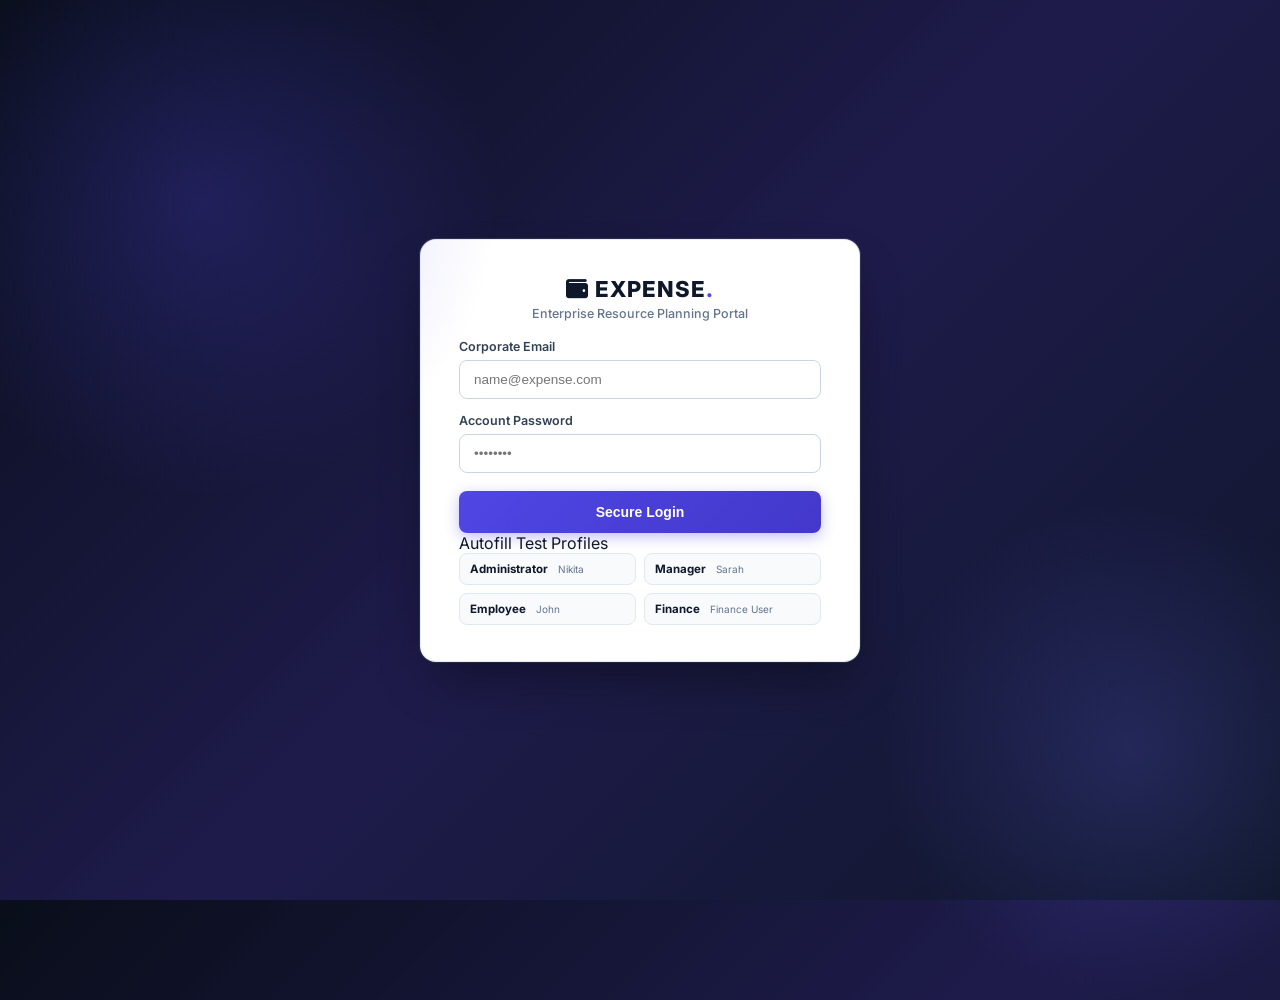
<file: index.html>
<!DOCTYPE html>
<html lang="en">
<head>
  <meta charset="UTF-8">
  <meta name="viewport" content="width=device-width, initial-scale=1.0">
  <title>EXPENSE. ERP Login</title>
  
  <!-- FontAwesome Icons -->
  <link rel="stylesheet" href="https://cdnjs.cloudflare.com/ajax/libs/font-awesome/6.4.0/css/all.min.css">
  <!-- CSS Stylesheet -->
  <link rel="stylesheet" href="index.css">
</head>
<body class="login-body">

  <div class="login-card">
    <div class="login-header">
      <div class="login-logo"><i class="fa-solid fa-wallet"></i> EXPENSE<span>.</span></div>
      <p class="login-subtitle">Enterprise Resource Planning Portal</p>
    </div>

    <!-- Error Toast -->
    <div class="login-error" id="login-error-box">
      Invalid email address or security password.
    </div>

    <!-- Login Form -->
    <form class="login-form" id="login-form">
      <div class="form-group">
        <label class="form-label">Corporate Email</label>
        <input type="email" class="form-control" id="login-email" placeholder="name@expense.com" required>
      </div>

      <div class="form-group">
        <label class="form-label">Account Password</label>
        <input type="password" class="form-control" id="login-password" placeholder="••••••••" required>
      </div>

      <button type="submit" class="login-btn">Secure Login</button>
    </form>

    <!-- Credential Shortcuts -->
    <div class="cheat-sheet-title">Autofill Test Profiles</div>
    <div class="cheat-sheet-grid">
      <div class="cheat-badge" onclick="autofill('nikita@expense.com', 'admin123')">
        <span class="cheat-role">Administrator</span>
        <span class="cheat-email">Nikita</span>
      </div>
      <div class="cheat-badge" onclick="autofill('sarah@expense.com', 'manager123')">
        <span class="cheat-role">Manager</span>
        <span class="cheat-email">Sarah</span>
      </div>
      <div class="cheat-badge" onclick="autofill('john@expense.com', 'employee123')">
        <span class="cheat-role">Employee</span>
        <span class="cheat-email">John</span>
      </div>
      <div class="cheat-badge" onclick="autofill('finance@expense.com', 'finance123')">
        <span class="cheat-role">Finance</span>
        <span class="cheat-email">Finance User</span>
      </div>
    </div>
  </div>

  <script src="database.js"></script>
  <script src="login.js"></script>
</body>
</html>
</file>
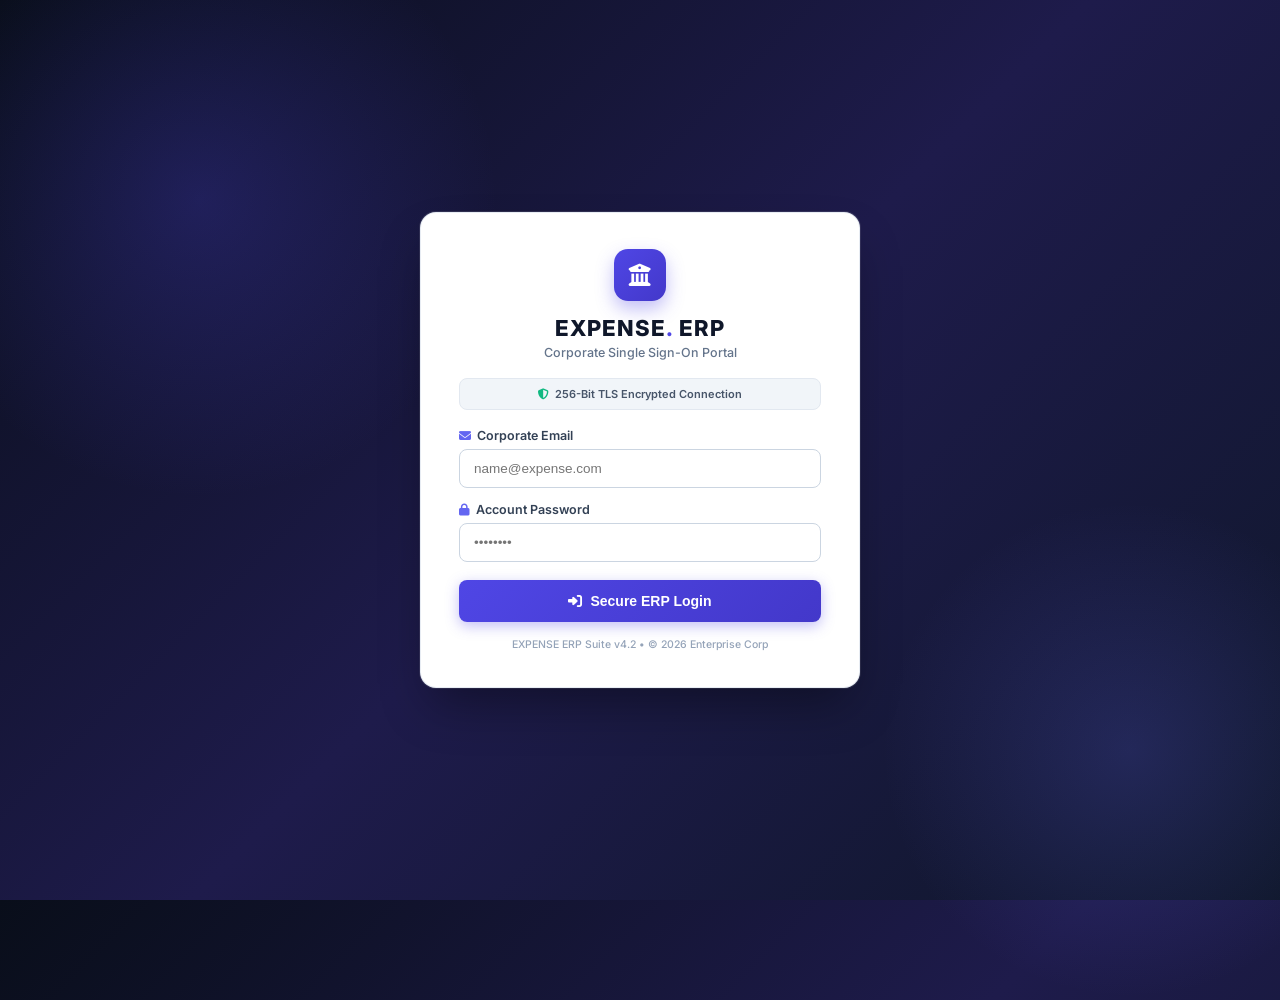
<file: login.html>
<!DOCTYPE html>
<html lang="en">
<head>
  <meta charset="UTF-8">
  <meta name="viewport" content="width=device-width, initial-scale=1.0">
  <title>EXPENSE. Enterprise ERP Login</title>
  
  <!-- FontAwesome Icons -->
  <link rel="stylesheet" href="https://cdnjs.cloudflare.com/ajax/libs/font-awesome/6.4.0/css/all.min.css">
  <!-- CSS Stylesheet -->
  <link rel="stylesheet" href="index.css?v=27">
</head>
<body class="login-body">

  <div class="login-container">
    <div class="login-card">
      <div class="login-header">
        <div class="login-icon-box">
          <i class="fa-solid fa-building-columns"></i>
        </div>
        <div class="login-logo">EXPENSE<span>.</span> ERP</div>
        <p class="login-subtitle">Corporate Single Sign-On Portal</p>
      </div>

      <!-- Security Status Badge -->
      <div class="erp-security-bar">
        <i class="fa-solid fa-shield-halved"></i> 256-Bit TLS Encrypted Connection
      </div>

      <!-- Error Toast -->
      <div class="login-error" id="login-error-box">
        <i class="fa-solid fa-circle-exclamation"></i> Invalid email address or security password.
      </div>

      <!-- Login Form -->
      <form class="login-form" id="login-form">
        <div class="form-group">
          <label class="form-label"><i class="fa-solid fa-envelope"></i> Corporate Email</label>
          <input type="email" class="form-control" id="login-email" placeholder="name@expense.com" required>
        </div>

        <div class="form-group">
          <label class="form-label"><i class="fa-solid fa-lock"></i> Account Password</label>
          <input type="password" class="form-control" id="login-password" placeholder="••••••••" required>
        </div>

        <button type="submit" class="login-btn">
          <i class="fa-solid fa-right-to-bracket"></i> Secure ERP Login
        </button>
      </form>

      <div class="login-footer">
        EXPENSE ERP Suite v4.2 &bull; &copy; 2026 Enterprise Corp
      </div>
    </div>
  </div>

  <script src="database.js?v=27"></script>
  <script src="login.js?v=27"></script>
</body>
</html>
</file>
<file: index.css>
/* Expense Management System - Style Sheet */

@import url('https://fonts.googleapis.com/css2?family=Inter:wght@300;400;500;600;700;800&display=swap');

:root {
  --primary: #4f46e5;
  --primary-hover: #4338ca;
  --primary-light: #e0e7ff;
  --sidebar-bg: #090e1a;
  --sidebar-text: #94a3b8;
  --sidebar-hover: #f8fafc;
  --sidebar-active: rgba(99, 102, 241, 0.14);
  --bg-main: #f8fafc;
  --text-dark: #0f172a;
  --text-muted: #64748b;
  --text-light: #94a3b8;
  --card-bg: #ffffff;
  --border-color: #e2e8f0;
  
  --approved-color: #047857;
  --approved-bg: #ecfdf5;
  --pending-color: #b45309;
  --pending-bg: #fffbe6;
  --rejected-color: #b91c1c;
  --rejected-bg: #fef2f2;
  --draft-color: #475569;
  --draft-bg: #f1f5f9;
  
  --shadow-sm: 0 1px 2px 0 rgb(15 23 42 / 0.05);
  --shadow-md: 0 4px 6px -1px rgb(15 23 42 / 0.06), 0 2px 4px -2px rgb(15 23 42 / 0.04);
  --shadow-lg: 0 10px 15px -3px rgb(15 23 42 / 0.08), 0 4px 6px -4px rgb(15 23 42 / 0.04);
  --transition: all 0.2s cubic-bezier(0.4, 0, 0.2, 1);
}

* {
  box-sizing: border-box;
  margin: 0;
  padding: 0;
}

body {
  font-family: 'Inter', sans-serif;
  background-color: var(--bg-main);
  color: var(--text-dark);
  height: 100vh;
  overflow: hidden;
  display: flex;
}

/* App Container Layout */
.app-container {
  display: grid;
  grid-template-columns: 260px 1fr;
  width: 100vw;
  height: 100vh;
}

/* Sidebar Styling */
.sidebar {
  background-color: var(--sidebar-bg);
  padding: 24px 16px;
  display: flex;
  flex-direction: column;
  height: 100%;
  color: #fff;
  z-index: 10;
}

.sidebar-brand {
  font-size: 22px;
  font-weight: 800;
  letter-spacing: 1.5px;
  color: #ffffff;
  padding: 0 12px 32px 12px;
  display: flex;
  align-items: center;
  gap: 8px;
}

.sidebar-brand span {
  color: var(--primary);
}

.sidebar-menu {
  list-style: none;
  display: flex;
  flex-direction: column;
  gap: 6px;
  flex-grow: 1;
}

.menu-item {
  display: flex;
  align-items: center;
  gap: 12px;
  padding: 12px 16px;
  color: var(--sidebar-text);
  text-decoration: none;
  font-size: 14px;
  font-weight: 500;
  border-radius: 8px;
  cursor: pointer;
  transition: var(--transition);
}

.menu-item i {
  font-size: 16px;
  width: 20px;
  text-align: center;
}

.menu-item:hover {
  color: var(--sidebar-hover);
  background-color: rgba(255, 255, 255, 0.05);
}

.menu-item.active {
  color: #ffffff;
  background-color: var(--sidebar-active);
  box-shadow: 0 4px 12px rgba(79, 70, 229, 0.35);
}

.sidebar-footer {
  padding-top: 16px;
  border-top: 1px solid rgba(255, 255, 255, 0.1);
}

/* Main Content Styling */
.main-content {
  display: flex;
  flex-direction: column;
  height: 100%;
  overflow: hidden;
}

/* Header Styling */
.header {
  height: 70px;
  background-color: #ffffff;
  border-bottom: 1px solid var(--border-color);
  padding: 0 32px;
  display: flex;
  justify-content: space-between;
  align-items: center;
  flex-shrink: 0;
}

.header-title-section h1 {
  font-size: 22px;
  font-weight: 700;
  color: var(--text-dark);
}

.header-title-section p {
  font-size: 12px;
  color: var(--text-muted);
  margin-top: 2px;
}

.header-actions {
  display: flex;
  align-items: center;
  gap: 20px;
}

/* Logout Button */
.btn-logout {
  color: var(--rejected-color);
  font-weight: 600;
  font-size: 13px;
  display: flex;
  align-items: center;
  gap: 6px;
  cursor: pointer;
  transition: var(--transition);
}

.btn-logout:hover {
  opacity: 0.8;
  transform: translateX(2px);
}

/* User Profile Badge */
.user-profile {
  display: flex;
  align-items: center;
  gap: 12px;
}

.user-profile-info {
  text-align: right;
}

.user-profile-name {
  font-size: 14px;
  font-weight: 600;
  color: var(--text-dark);
}

.user-profile-role {
  font-size: 11px;
  color: var(--text-muted);
}

.user-profile-avatar {
  width: 36px;
  height: 36px;
  border-radius: 50%;
  background-color: var(--primary);
  color: #ffffff;
  display: flex;
  align-items: center;
  justify-content: center;
  font-weight: 700;
  font-size: 14px;
  box-shadow: 0 2px 8px rgba(79, 70, 229, 0.2);
}

/* Scrollable Main Area */
.view-container {
  flex-grow: 1;
  padding: 32px;
  overflow-y: auto;
  height: calc(100vh - 70px);
}

.panel-view {
  animation: fadeIn 0.3s ease-in-out forwards;
  max-width: 1400px;
  margin: 0 auto;
  width: 100%;
}

@keyframes fadeIn {
  from { opacity: 0; transform: translateY(8px); }
  to { opacity: 1; transform: translateY(0); }
}

/* KPI Cards Grid */
.kpi-grid {
  display: grid;
  grid-template-columns: repeat(4, 1fr);
  gap: 20px;
  margin-bottom: 24px;
}

.kpi-card {
  background-color: var(--card-bg);
  border-radius: 12px;
  padding: 24px;
  border: 1px solid var(--border-color);
  box-shadow: var(--shadow-sm);
  display: flex;
  flex-direction: column;
  position: relative;
  overflow: hidden;
  transition: var(--transition);
}

.kpi-card:hover {
  transform: translateY(-2px);
  box-shadow: var(--shadow-md);
}

.kpi-label {
  font-size: 12px;
  font-weight: 600;
  color: var(--text-muted);
  text-transform: uppercase;
  margin-bottom: 8px;
  letter-spacing: 0.5px;
}

.kpi-value {
  font-size: 24px;
  font-weight: 700;
  color: var(--text-dark);
}

/* Specific KPI Colors */
.kpi-card.approved .kpi-value { color: var(--approved-color); }
.kpi-card.pending .kpi-value { color: var(--pending-color); }
.kpi-card.rejected .kpi-value { color: var(--rejected-color); }

/* Dashboard Columns */
.dashboard-grid {
  display: grid;
  grid-template-columns: 2fr 1fr;
  gap: 24px;
  margin-bottom: 24px;
}

.dashboard-card {
  background-color: var(--card-bg);
  border-radius: 12px;
  padding: 24px;
  border: 1px solid var(--border-color);
  box-shadow: var(--shadow-sm);
}

.card-header {
  display: flex;
  justify-content: space-between;
  align-items: center;
  margin-bottom: 20px;
}

.card-title {
  font-size: 16px;
  font-weight: 700;
  color: var(--text-dark);
}

.card-select {
  border: 1px solid var(--border-color);
  border-radius: 6px;
  padding: 4px 8px;
  font-size: 12px;
  font-weight: 600;
  color: var(--text-muted);
  outline: none;
  cursor: pointer;
}

/* Category Progress Bars */
.category-progress-list {
  display: flex;
  flex-direction: column;
  gap: 20px;
}

.progress-item {
  display: flex;
  flex-direction: column;
  gap: 8px;
}

.progress-label-row {
  display: flex;
  justify-content: space-between;
  align-items: center;
  font-size: 13px;
  font-weight: 600;
}

.progress-label {
  display: flex;
  align-items: center;
  gap: 8px;
  color: var(--text-dark);
}

.progress-label i {
  color: var(--primary);
  font-size: 14px;
  width: 18px;
}

.progress-percentage {
  color: var(--text-muted);
}

.progress-bar-bg {
  width: 100%;
  height: 8px;
  background-color: var(--border-color);
  border-radius: 4px;
  overflow: hidden;
}

.progress-bar-fill {
  height: 100%;
  background-color: var(--primary);
  border-radius: 4px;
  width: 0%;
  transition: width 1s cubic-bezier(0.4, 0, 0.2, 1);
}

/* Tables Styling */
.table-container {
  width: 100%;
  overflow-x: auto;
  border: 1px solid var(--border-color);
  border-radius: 8px;
  background-color: #ffffff;
  box-shadow: var(--shadow-sm);
  margin-top: 16px;
}

.custom-table {
  width: 100%;
  border-collapse: collapse;
  text-align: left;
  font-size: 13px;
}

.custom-table th {
  background-color: #f8fafc;
  padding: 14px 16px;
  font-weight: 600;
  color: var(--text-muted);
  border-bottom: 1px solid var(--border-color);
}

.custom-table td {
  padding: 14px 16px;
  color: var(--text-dark);
  border-bottom: 1px solid var(--border-color);
}

.custom-table tbody tr:last-child td {
  border-bottom: none;
}

.custom-table tbody tr:hover {
  background-color: #f8fafc;
}

/* Status Badges */
.status-badge {
  display: inline-flex;
  align-items: center;
  padding: 4px 8px;
  border-radius: 12px;
  font-size: 11px;
  font-weight: 600;
  text-transform: capitalize;
}

.status-badge.paid, .status-badge.approved, .status-badge.finance_approved {
  background-color: var(--approved-bg);
  color: var(--approved-color);
}

.status-badge.pending, .status-badge.submitted, .status-badge.pending_manager, .status-badge.pending_finance {
  background-color: var(--pending-bg);
  color: var(--pending-color);
}

.status-badge.rejected, .status-badge.manager_rejected, .status-badge.finance_rejected {
  background-color: var(--rejected-bg);
  color: var(--rejected-color);
}

.status-badge.draft {
  background-color: var(--draft-bg);
  color: var(--draft-color);
}

.status-badge.clarification_required {
  background-color: #ffedd5;
  color: #ea580c;
}

/* Buttons */
.btn {
  display: inline-flex;
  align-items: center;
  gap: 8px;
  padding: 8px 16px;
  border-radius: 6px;
  font-size: 13px;
  font-weight: 600;
  cursor: pointer;
  border: none;
  transition: var(--transition);
  outline: none;
}

.btn-primary {
  background-color: var(--primary);
  color: #ffffff;
  width: auto;
}

.btn-primary:hover {
  background-color: var(--primary-hover);
}

.btn-secondary {
  background-color: #ffffff;
  color: var(--text-dark);
  border: 1px solid var(--border-color);
}

.btn-secondary:hover {
  background-color: #f1f5f9;
}

.btn-success {
  background-color: var(--approved-color);
  color: white;
}

.btn-success:hover {
  background-color: #059669;
}

.btn-danger {
  background-color: var(--rejected-color);
  color: white;
}

.btn-danger:hover {
  background-color: #dc2626;
}

.btn-warning {
  background-color: #f97316;
  color: white;
}

.btn-warning:hover {
  background-color: #ea580c;
}

.btn-sm {
  padding: 4px 10px;
  font-size: 12px;
  border-radius: 4px;
}

.action-buttons {
  display: flex;
  gap: 8px;
}

/* Form Styles */
.form-grid {
  display: grid;
  grid-template-columns: repeat(2, 1fr);
  gap: 20px;
  margin-bottom: 24px;
}

.form-group {
  display: flex;
  flex-direction: column;
  gap: 6px;
}

.form-group.full-width {
  grid-column: span 2;
}

.form-label {
  font-size: 13px;
  font-weight: 600;
  color: var(--text-dark);
}

.form-control {
  padding: 10px 14px;
  border: 1px solid var(--border-color);
  border-radius: 8px;
  font-size: 13px;
  outline: none;
  transition: var(--transition);
}

.form-control:focus {
  border-color: var(--primary);
  box-shadow: 0 0 0 3px rgba(79, 70, 229, 0.15);
}

/* Drag & Drop File Upload Area */
.receipt-upload-box {
  border: 2px dashed var(--border-color);
  border-radius: 12px;
  padding: 24px;
  text-align: center;
  cursor: pointer;
  background-color: #f8fafc;
  transition: var(--transition);
  display: flex;
  flex-direction: column;
  align-items: center;
  gap: 12px;
}

.receipt-upload-box:hover {
  border-color: var(--primary);
  background-color: var(--primary-light);
}

.upload-icon {
  font-size: 32px;
  color: var(--primary);
}

.upload-text {
  font-size: 13px;
  font-weight: 600;
  color: var(--text-dark);
}

.upload-hint {
  font-size: 11px;
  color: var(--text-muted);
}

/* Admin Tabs Layout */
.admin-tabs {
  display: flex;
  border-bottom: 1px solid var(--border-color);
  margin-bottom: 20px;
  gap: 16px;
  overflow-x: auto;
}

.admin-tab-btn {
  padding: 10px 16px;
  background: none;
  border: none;
  font-size: 13px;
  font-weight: 600;
  color: var(--text-muted);
  cursor: pointer;
  border-bottom: 2px solid transparent;
  transition: var(--transition);
  white-space: nowrap;
}

.admin-tab-btn:hover {
  color: var(--text-dark);
}

.admin-tab-btn.active {
  color: var(--primary);
  border-bottom-color: var(--primary);
}

.tab-pane {
  display: none;
}

.tab-pane.active {
  display: block;
}

/* Modals */
.modal-overlay {
  position: fixed;
  top: 0;
  left: 0;
  width: 100vw;
  height: 100vh;
  background-color: rgba(15, 23, 42, 0.4);
  backdrop-filter: blur(4px);
  z-index: 100;
  display: flex;
  align-items: center;
  justify-content: center;
  opacity: 0;
  pointer-events: none;
  transition: opacity 0.2s ease-in-out;
}

.modal-overlay.active {
  opacity: 1;
  pointer-events: auto;
}

.modal-box {
  background-color: #ffffff;
  border-radius: 16px;
  width: 600px;
  max-width: 90%;
  max-height: 85vh;
  box-shadow: var(--shadow-lg);
  overflow-y: auto;
  padding: 24px;
  transform: translateY(20px);
  transition: transform 0.2s ease-in-out;
}

.modal-overlay.active .modal-box {
  transform: translateY(0);
}

.modal-header {
  display: flex;
  justify-content: space-between;
  align-items: center;
  margin-bottom: 20px;
  border-bottom: 1px solid var(--border-color);
  padding-bottom: 12px;
}

.modal-title {
  font-size: 18px;
  font-weight: 700;
}

.modal-close {
  font-size: 20px;
  background: none;
  border: none;
  cursor: pointer;
  color: var(--text-light);
}

.modal-close:hover {
  color: var(--text-dark);
}

/* OCR Receipt Scanner Overlay Panel */
.ocr-scan-window {
  display: flex;
  flex-direction: column;
  align-items: center;
  justify-content: center;
  padding: 30px;
}

.ocr-scanner-visual {
  width: 260px;
  height: 160px;
  border: 2px solid var(--primary);
  border-radius: 8px;
  position: relative;
  overflow: hidden;
  margin-bottom: 20px;
  background-color: #f1f5f9;
  display: flex;
  align-items: center;
  justify-content: center;
}

.ocr-scanner-visual img {
  max-width: 90%;
  max-height: 90%;
  opacity: 0.7;
}

.scan-laser-line {
  position: absolute;
  top: 0;
  left: 0;
  width: 100%;
  height: 3px;
  background-color: #10b981;
  box-shadow: 0 0 8px #10b981;
  animation: laserScan 1.5s infinite ease-in-out;
}

@keyframes laserScan {
  0% { top: 0%; }
  50% { top: 100%; }
  100% { top: 0%; }
}

.scan-status-text {
  font-size: 13px;
  font-weight: 600;
  color: var(--text-dark);
  text-align: center;
}

/* Audit Log Drawer Sidebar */
.audit-drawer {
  position: fixed;
  top: 0;
  right: -400px;
  width: 400px;
  height: 100vh;
  background-color: #ffffff;
  box-shadow: -4px 0 20px rgba(15, 23, 42, 0.15);
  z-index: 90;
  transition: right 0.3s cubic-bezier(0.4, 0, 0.2, 1);
  display: flex;
  flex-direction: column;
  padding: 24px;
}

.audit-drawer.active {
  right: 0;
}

.audit-logs-list {
  flex-grow: 1;
  overflow-y: auto;
  display: flex;
  flex-direction: column;
  gap: 16px;
  margin-top: 16px;
}

.audit-log-item {
  border-left: 3px solid var(--primary);
  padding-left: 12px;
  font-size: 12px;
}

.audit-log-time {
  font-size: 10px;
  color: var(--text-muted);
}

.audit-log-title {
  font-weight: 700;
  color: var(--text-dark);
}

.audit-log-desc {
  color: var(--text-muted);
  margin-top: 2px;
}

/* Notification Badge on Bell */
.notification-bell {
  position: relative;
  cursor: pointer;
  font-size: 18px;
  color: var(--text-muted);
}

.notification-count {
  position: absolute;
  top: -6px;
  right: -6px;
  background-color: var(--rejected-color);
  color: white;
  font-size: 9px;
  font-weight: 700;
  width: 15px;
  height: 15px;
  border-radius: 50%;
  display: flex;
  align-items: center;
  justify-content: center;
}

/* Alert styling */
.alert-toast {
  position: fixed;
  bottom: 24px;
  right: 24px;
  background-color: var(--sidebar-bg);
  color: #fff;
  border-radius: 8px;
  padding: 16px 20px;
  font-size: 13px;
  font-weight: 500;
  z-index: 1000;
  box-shadow: var(--shadow-lg);
  display: flex;
  align-items: center;
  gap: 12px;
  transform: translateY(100px);
  opacity: 0;
  transition: all 0.3s cubic-bezier(0.4, 0, 0.2, 1);
}

.alert-toast.active {
  transform: translateY(0);
  opacity: 1;
}

.alert-toast.success {
  border-left: 4px solid var(--approved-color);
}

.alert-toast.error {
  border-left: 4px solid var(--rejected-color);
}

/* Inline flex grid */
.inline-crud-row {
  display: flex;
  gap: 12px;
  margin-bottom: 16px;
}

.admin-grid {
  display: grid;
  grid-template-columns: repeat(auto-fit, minmax(280px, 1fr));
  gap: 20px;
  margin-bottom: 24px;
}

.admin-card {
  background-color: #ffffff;
  border: 1px solid var(--border-color);
  border-radius: 8px;
  padding: 16px;
}

/* Flex utilities */
.d-flex { display: flex; }
.flex-column { flex-direction: column; }
.justify-between { justify-content: space-between; }
.align-center { align-items: center; }
.gap-2 { gap: 8px; }
.gap-3 { gap: 12px; }
.gap-4 { gap: 16px; }
.mt-4 { margin-top: 16px; }
.mb-4 { margin-bottom: 16px; }

.cascading-info {
  font-size: 11px;
  color: var(--text-muted);
  font-style: italic;
  margin-top: 4px;
}

/* ================= ENTERPRISE ERP LOGIN SCREEN STYLING ================= */
.login-body {
  display: flex;
  align-items: center;
  justify-content: center;
  background: linear-gradient(135deg, #090e1a 0%, #1e1b4b 50%, #0f172a 100%);
  font-family: 'Inter', sans-serif;
  height: 100vh;
  width: 100vw;
  overflow: hidden;
  position: relative;
}

.login-body::before {
  content: "";
  position: absolute;
  width: 600px;
  height: 600px;
  background: radial-gradient(circle, rgba(79, 70, 229, 0.25) 0%, rgba(0, 0, 0, 0) 70%);
  top: -100px;
  left: -100px;
  pointer-events: none;
}

.login-body::after {
  content: "";
  position: absolute;
  width: 500px;
  height: 500px;
  background: radial-gradient(circle, rgba(99, 102, 241, 0.2) 0%, rgba(0, 0, 0, 0) 70%);
  bottom: -100px;
  right: -100px;
  pointer-events: none;
}

.login-container {
  z-index: 10;
  display: flex;
  justify-content: center;
  align-items: center;
}

.login-card {
  background: #ffffff;
  border-radius: 16px;
  border: 1px solid rgba(226, 232, 240, 0.8);
  padding: 36px 38px;
  width: 440px;
  box-shadow: 0 25px 50px -12px rgba(0, 0, 0, 0.4), 0 0 0 1px rgba(255, 255, 255, 0.1);
  display: flex;
  flex-direction: column;
}

.login-header {
  text-align: center;
  margin-bottom: 18px;
  display: flex;
  flex-direction: column;
  align-items: center;
}

.login-icon-box {
  width: 52px;
  height: 52px;
  background: linear-gradient(135deg, #4f46e5 0%, #4338ca 100%);
  border-radius: 14px;
  color: #ffffff;
  display: flex;
  align-items: center;
  justify-content: center;
  font-size: 22px;
  box-shadow: 0 8px 18px rgba(79, 70, 229, 0.35);
  margin-bottom: 14px;
}

.login-logo {
  font-size: 22px;
  font-weight: 800;
  color: #0f172a;
  letter-spacing: 1px;
  margin-bottom: 4px;
}

.login-logo span {
  color: #4f46e5;
}

.login-subtitle {
  font-size: 12.5px;
  color: #64748b;
  font-weight: 500;
}

.erp-security-bar {
  background-color: #f1f5f9;
  border: 1px solid #e2e8f0;
  border-radius: 8px;
  padding: 8px 12px;
  font-size: 11px;
  font-weight: 600;
  color: #475569;
  text-align: center;
  margin-bottom: 18px;
  display: flex;
  align-items: center;
  justify-content: center;
  gap: 6px;
}

.erp-security-bar i {
  color: #10b981;
}

.login-form {
  display: flex;
  flex-direction: column;
  gap: 14px;
}

.login-form .form-label {
  font-size: 12.5px;
  font-weight: 600;
  color: #334155;
  display: flex;
  align-items: center;
  gap: 6px;
}

.login-form .form-label i {
  color: #6366f1;
  font-size: 12px;
}

.login-form .form-control {
  padding: 11px 14px;
  border: 1px solid #cbd5e1;
  border-radius: 8px;
  font-size: 13.5px;
  color: #0f172a;
  transition: all 0.2s ease;
}

.login-form .form-control:focus {
  border-color: #4f46e5;
  box-shadow: 0 0 0 3px rgba(79, 70, 229, 0.15);
}

.login-btn {
  background: linear-gradient(135deg, #4f46e5 0%, #4338ca 100%);
  color: #ffffff;
  padding: 13px;
  border-radius: 8px;
  font-weight: 700;
  font-size: 14px;
  border: none;
  cursor: pointer;
  transition: all 0.2s ease;
  text-align: center;
  margin-top: 4px;
  box-shadow: 0 4px 14px rgba(79, 70, 229, 0.35);
  display: flex;
  align-items: center;
  justify-content: center;
  gap: 8px;
}

.login-btn:hover {
  background: linear-gradient(135deg, #4338ca 0%, #3730a3 100%);
  box-shadow: 0 6px 18px rgba(79, 70, 229, 0.45);
  transform: translateY(-1px);
}

.login-error {
  background-color: #fef2f2;
  border: 1px solid #fecaca;
  color: #b91c1c;
  padding: 10px 14px;
  border-radius: 8px;
  font-size: 12px;
  font-weight: 600;
  display: none;
  margin-bottom: 14px;
  align-items: center;
  gap: 8px;
}

/* Demo Login Credentials Table Card */
.demo-credentials-card {
  margin-top: 18px;
  padding-top: 16px;
  border-top: 1px solid #f1f5f9;
}

.demo-card-header {
  font-size: 11px;
  font-weight: 700;
  color: #64748b;
  text-transform: uppercase;
  letter-spacing: 0.5px;
  margin-bottom: 8px;
  text-align: center;
  display: flex;
  align-items: center;
  justify-content: center;
  gap: 6px;
}

.cheat-sheet-grid {
  display: grid;
  grid-template-columns: repeat(2, 1fr);
  gap: 8px;
}

.cheat-badge {
  background-color: #f8fafc;
  border: 1px solid #e2e8f0;
  padding: 8px 10px;
  border-radius: 8px;
  cursor: pointer;
  transition: all 0.2s ease;
  display: flex;
  align-items: center;
  gap: 10px;
}

.cheat-badge:hover {
  background-color: #eef2ff;
  border-color: #c7d2fe;
  transform: translateY(-1px);
}

.cheat-icon {
  width: 28px;
  height: 28px;
  border-radius: 6px;
  display: flex;
  align-items: center;
  justify-content: center;
  font-size: 12px;
  flex-shrink: 0;
}

.cheat-badge.admin .cheat-icon { background: #fee2e2; color: #ef4444; }
.cheat-badge.manager .cheat-icon { background: #e0e7ff; color: #4f46e5; }
.cheat-badge.employee .cheat-icon { background: #d1fae5; color: #10b981; }
.cheat-badge.finance .cheat-icon { background: #fef3c7; color: #d97706; }

.cheat-info {
  display: flex;
  flex-direction: column;
  overflow: hidden;
}

.cheat-role {
  font-weight: 700;
  font-size: 11.5px;
  color: #0f172a;
  white-space: nowrap;
}

.cheat-email {
  font-size: 10px;
  color: #64748b;
}

.login-footer {
  text-align: center;
  font-size: 10.5px;
  color: #94a3b8;
  margin-top: 16px;
  font-weight: 500;
}

/* ================= ENTERPRISE ERP DESIGN SYSTEM OVERRIDES ================= */

.app-container {
  grid-template-columns: 225px 1fr !important;
}

.sidebar {
  background: #090e1a !important;
  border-right: 1px solid #1e293b !important;
  padding: 16px 10px !important;
}

.sidebar-brand {
  font-size: 17px !important;
  font-weight: 800 !important;
  letter-spacing: 1px !important;
  border-bottom: 1px solid rgba(255, 255, 255, 0.07) !important;
  padding: 4px 8px 16px 8px !important;
  margin-bottom: 12px !important;
  color: #f8fafc !important;
}

.sidebar-brand span {
  color: #6366f1 !important;
}

.menu-item {
  display: flex !important;
  align-items: center !important;
  gap: 10px !important;
  padding: 9px 12px !important;
  color: #94a3b8 !important;
  font-size: 13px !important;
  font-weight: 500 !important;
  border-radius: 6px !important;
  border-left: 3px solid transparent !important;
  transition: all 0.15s ease-in-out !important;
}

.menu-item i {
  font-size: 14px !important;
  width: 18px !important;
  color: #64748b !important;
}

.menu-item:hover {
  color: #f1f5f9 !important;
  background-color: rgba(255, 255, 255, 0.04) !important;
}

.menu-item:hover i {
  color: #cbd5e1 !important;
}

.menu-item.active {
  color: #ffffff !important;
  background-color: rgba(99, 102, 241, 0.14) !important;
  border-left: 3.5px solid #6366f1 !important;
  box-shadow: none !important;
  font-weight: 600 !important;
  border-top-left-radius: 2px !important;
  border-bottom-left-radius: 2px !important;
}

.menu-item.active i {
  color: #818cf8 !important;
}

.sidebar-menu div[style*="text-transform"] {
  font-size: 10px !important;
  letter-spacing: 1px !important;
  color: #475569 !important;
  padding: 12px 10px 4px 10px !important;
  font-weight: 700 !important;
}

.header {
  background-color: #ffffff !important;
  border-bottom: 1px solid #e2e8f0 !important;
  box-shadow: 0 1px 3px 0 rgba(0, 0, 0, 0.04) !important;
}

.header-title-section h1 {
  font-size: 20px !important;
  font-weight: 700 !important;
  color: #0f172a !important;
  letter-spacing: -0.2px;
}

/* Enterprise Segmented Subtab Navigation Bar */
.report-tabs, 
.admin-tabs, 
.d-flex.gap-2:has(button[onclick*="switch"]), 
.d-flex.gap-2:has(button[id*="tab-btn"]) {
  background-color: #e2e8f0 !important;
  padding: 5px !important;
  border-radius: 10px !important;
  display: inline-flex !important;
  gap: 6px !important;
  border: 1px solid #cbd5e1 !important;
  margin-bottom: 24px !important;
  box-shadow: inset 0 1px 2px rgba(0, 0, 0, 0.04) !important;
}

.report-tabs button, 
.admin-tabs button, 
.d-flex.gap-2:has(button[onclick*="switch"]) button,
.d-flex.gap-2:has(button[id*="tab-btn"]) button {
  border-radius: 7px !important;
  padding: 9px 20px !important;
  font-size: 13px !important;
  font-weight: 600 !important;
  transition: all 0.2s cubic-bezier(0.4, 0, 0.2, 1) !important;
  border: none !important;
  cursor: pointer !important;
}

.report-tabs button.btn-primary, 
.admin-tabs button.btn-primary, 
.d-flex.gap-2:has(button[onclick*="switch"]) button.btn-primary,
.d-flex.gap-2:has(button[id*="tab-btn"]) button.btn-primary {
  background-color: #ffffff !important;
  color: #4f46e5 !important;
  box-shadow: 0 2px 4px rgba(15, 23, 42, 0.08), 0 1px 2px rgba(15, 23, 42, 0.06) !important;
  font-weight: 700 !important;
}

.report-tabs button.btn-secondary, 
.admin-tabs button.btn-secondary, 
.d-flex.gap-2:has(button[onclick*="switch"]) button.btn-secondary,
.d-flex.gap-2:has(button[id*="tab-btn"]) button.btn-secondary {
  background-color: transparent !important;
  color: #64748b !important;
  box-shadow: none !important;
}

.report-tabs button.btn-secondary:hover, 
.admin-tabs button.btn-secondary:hover, 
.d-flex.gap-2:has(button[onclick*="switch"]) button.btn-secondary:hover,
.d-flex.gap-2:has(button[id*="tab-btn"]) button.btn-secondary:hover {
  color: #0f172a !important;
  background-color: rgba(255, 255, 255, 0.5) !important;
}

/* Scrollable Main Workspace Area */
.view-container {
  background-color: #f8fafc !important;
  padding: 28px 36px !important;
}

/* Dashboard Cards */
.dashboard-card {
  background-color: #ffffff !important;
  border-radius: 12px !important;
  padding: 24px 28px !important;
  border: 1px solid #e2e8f0 !important;
  box-shadow: 0 1px 3px 0 rgba(15, 23, 42, 0.04), 0 1px 2px -1px rgba(15, 23, 42, 0.04) !important;
  margin-bottom: 24px !important;
}

.card-title {
  font-size: 15.5px !important;
  font-weight: 700 !important;
  color: #0f172a !important;
  letter-spacing: -0.2px !important;
}

/* Enterprise Data Grid / Tables */
.table-container {
  border: 1px solid #e2e8f0 !important;
  border-radius: 10px !important;
  box-shadow: 0 1px 3px rgba(0, 0, 0, 0.03) !important;
  overflow: hidden !important;
  margin-top: 16px !important;
}

.custom-table {
  width: 100% !important;
  border-collapse: separate !important;
  border-spacing: 0 !important;
  font-size: 13px !important;
}

.custom-table th {
  background-color: #f8fafc !important;
  padding: 12px 18px !important;
  font-size: 11px !important;
  font-weight: 700 !important;
  text-transform: uppercase !important;
  letter-spacing: 0.6px !important;
  color: #475569 !important;
  border-bottom: 1px solid #e2e8f0 !important;
}

.custom-table td {
  padding: 14px 18px !important;
  color: #1e293b !important;
  border-bottom: 1px solid #f1f5f9 !important;
  vertical-align: middle !important;
  font-weight: 500 !important;
}

.custom-table tbody tr:nth-child(even) {
  background-color: #fcfcfd;
}

.custom-table tbody tr:hover {
  background-color: #f1f5f9 !important;
}

/* Enterprise Status Badges */
.status-badge {
  display: inline-flex !important;
  align-items: center !important;
  justify-content: center !important;
  gap: 6px !important;
  padding: 4px 12px !important;
  border-radius: 20px !important;
  font-size: 11px !important;
  font-weight: 700 !important;
  letter-spacing: 0.3px !important;
  text-transform: uppercase !important;
  white-space: nowrap !important;
}

.status-badge::before {
  content: "";
  display: inline-block;
  width: 6px;
  height: 6px;
  border-radius: 50%;
}

.status-badge.paid, .status-badge.approved, .status-badge.finance_approved {
  background-color: #ecfdf5 !important;
  color: #047857 !important;
  border: 1px solid #a7f3d0 !important;
}
.status-badge.paid::before, .status-badge.approved::before, .status-badge.finance_approved::before {
  background-color: #10b981;
}

.status-badge.pending, .status-badge.submitted, .status-badge.pending_manager, .status-badge.pending_finance {
  background-color: #fffbe6 !important;
  color: #b45309 !important;
  border: 1px solid #fef08a !important;
}
.status-badge.pending::before, .status-badge.submitted::before, .status-badge.pending_manager::before, .status-badge.pending_finance::before {
  background-color: #f59e0b;
}

.status-badge.rejected, .status-badge.manager_rejected, .status-badge.finance_rejected {
  background-color: #fef2f2 !important;
  color: #b91c1c !important;
  border: 1px solid #fecaca !important;
}
.status-badge.rejected::before, .status-badge.manager_rejected::before, .status-badge.finance_rejected::before {
  background-color: #ef4444;
}

.status-badge.draft {
  background-color: #f1f5f9 !important;
  color: #475569 !important;
  border: 1px solid #cbd5e1 !important;
}
.status-badge.draft::before {
  background-color: #94a3b8;
}

.status-badge.clarification_required {
  background-color: #fff7ed !important;
  color: #c2410c !important;
  border: 1px solid #ffedd5 !important;
}
.status-badge.clarification_required::before {
  background-color: #ea580c;
}

/* Enterprise Secondary Buttons */
.btn-secondary {
  background-color: #ffffff !important;
  color: #334155 !important;
  border: 1px solid #cbd5e1 !important;
  box-shadow: 0 1px 2px 0 rgba(0, 0, 0, 0.05) !important;
  font-weight: 600 !important;
}

.btn-secondary:hover {
  background-color: #f8fafc !important;
  border-color: #94a3b8 !important;
  color: #0f172a !important;
}
</file>
